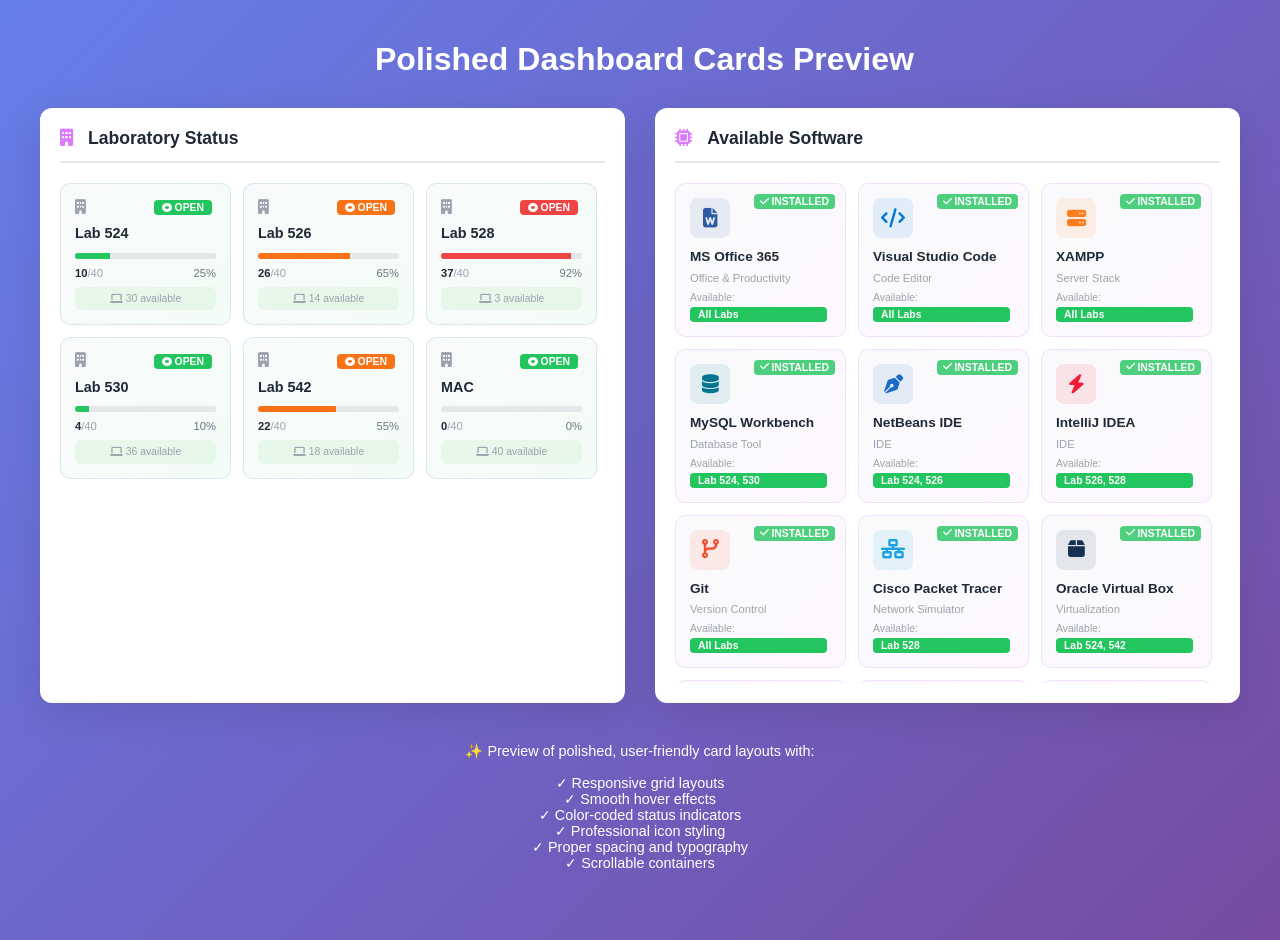
<file: preview_cards.html>
<!DOCTYPE html>
<html lang="en">
<head>
    <meta charset="UTF-8">
    <meta name="viewport" content="width=device-width, initial-scale=1.0">
    <title>Polished Cards Preview</title>
    <link rel="stylesheet" href="https://cdnjs.cloudflare.com/ajax/libs/font-awesome/6.5.0/css/all.min.css">
    <style>
        :root {
            --green: #22C55E;
            --red: #EF4444;
            --violet: #DB79FF;
            --text: #1F2937;
            --text2: #6B7280;
            --text3: #9CA3AF;
            --border: #E5E7EB;
            --bg: #FFFFFF;
            --bg2: #F9FAFB;
        }
        
        body {
            margin: 0;
            padding: 20px;
            background: linear-gradient(135deg, #667eea 0%, #764ba2 100%);
            font-family: 'Segoe UI', Tahoma, Geneva, Verdana, sans-serif;
            min-height: 100vh;
        }
        
        .container {
            max-width: 1200px;
            margin: 0 auto;
        }
        
        h1 {
            color: white;
            text-align: center;
            margin-bottom: 30px;
        }
        
        .cards-grid {
            display: grid;
            grid-template-columns: 1fr 1fr;
            gap: 30px;
            margin-bottom: 40px;
        }
        
        .ccs-card {
            background: var(--bg);
            border-radius: 12px;
            padding: 20px;
            box-shadow: 0 10px 40px rgba(0,0,0,0.1);
        }
        
        .ccs-card-header {
            font-size: 1.1rem;
            font-weight: 700;
            color: var(--text);
            margin-bottom: 20px;
            padding-bottom: 12px;
            border-bottom: 2px solid var(--border);
        }
        
        .ccs-card-header i {
            margin-right: 10px;
            color: var(--violet);
        }
        
        .ccs-card-body {
            max-height: 500px;
            overflow-y: auto;
            padding-right: 8px;
        }
        
        /* Software Grid */
        .software-grid {
            display: grid;
            grid-template-columns: repeat(auto-fill, minmax(160px, 1fr));
            gap: 12px;
        }
        
        .software-card {
            background: linear-gradient(135deg, var(--bg2) 0%, rgba(219, 121, 255, 0.05) 100%);
            border: 1px solid rgba(219, 121, 255, 0.2);
            border-radius: 10px;
            padding: 14px;
            transition: all 0.3s ease;
            cursor: pointer;
            position: relative;
            overflow: hidden;
        }
        
        .software-card:hover {
            transform: translateY(-4px);
            border-color: rgba(219, 121, 255, 0.5);
            box-shadow: 0 8px 16px rgba(219, 121, 255, 0.15);
        }
        
        .icon-badge {
            width: 40px;
            height: 40px;
            background: rgba(219, 121, 255, 0.1);
            border-radius: 8px;
            display: flex;
            align-items: center;
            justify-content: center;
            margin-bottom: 10px;
        }
        
        .status-badge {
            position: absolute;
            top: 10px;
            right: 10px;
            background: rgba(34, 197, 94, 0.8);
            color: white;
            padding: 2px 6px;
            border-radius: 4px;
            font-size: 0.65rem;
            font-weight: 600;
            display: flex;
            align-items: center;
            gap: 2px;
        }
        
        .software-name {
            font-weight: 600;
            color: var(--text);
            font-size: 0.85rem;
            margin-bottom: 6px;
            line-height: 1.3;
        }
        
        .software-category {
            color: var(--text3);
            font-size: 0.7rem;
            margin-bottom: 8px;
        }
        
        .software-labs {
            font-size: 0.65rem;
            color: var(--text3);
        }
        
        .lab-badge {
            display: inline-block;
            background: rgba(219, 121, 255, 0.15);
            color: var(--violet);
            padding: 2px 8px;
            border-radius: 12px;
            font-size: 0.7rem;
            font-weight: 500;
            margin-right: 4px;
            margin-top: 2px;
        }
        
        /* Labs Grid */
        .labs-grid {
            display: grid;
            grid-template-columns: repeat(auto-fill, minmax(140px, 1fr));
            gap: 12px;
        }
        
        .lab-card {
            background: linear-gradient(135deg, var(--bg2) 0%, rgba(34, 197, 94, 0.05) 100%);
            border: 1px solid rgba(100, 150, 200, 0.2);
            border-radius: 10px;
            padding: 14px;
            transition: all 0.3s ease;
            cursor: pointer;
            position: relative;
            display: flex;
            flex-direction: column;
        }
        
        .lab-card:hover {
            transform: translateY(-4px);
            border-color: var(--green);
            box-shadow: 0 8px 16px rgba(34, 197, 94, 0.15);
        }
        
        .lab-header {
            display: flex;
            align-items: center;
            justify-content: space-between;
            margin-bottom: 10px;
        }
        
        .lab-icon { color: var(--text3); font-size: 0.9rem; }
        .lab-badge { background: var(--green); color: white; padding: 2px 8px; border-radius: 4px; font-size: 0.65rem; font-weight: 600; display: flex; align-items: center; gap: 3px; }
        
        .lab-name {
            font-weight: 700;
            color: var(--text);
            font-size: 0.9rem;
            margin-bottom: 10px;
            line-height: 1.2;
        }
        
        .progress-bar {
            background: var(--border);
            height: 6px;
            border-radius: 3px;
            overflow: hidden;
            margin-bottom: 8px;
        }
        
        .progress-fill {
            height: 100%;
            background: var(--green);
            width: 30%;
            transition: width 0.3s ease;
        }
        
        .lab-stats {
            display: flex;
            justify-content: space-between;
            margin-bottom: 8px;
            font-size: 0.7rem;
            color: var(--text3);
        }
        
        .lab-available {
            background: rgba(100, 200, 100, 0.1);
            padding: 6px 8px;
            border-radius: 6px;
            font-size: 0.65rem;
            color: var(--text3);
            text-align: center;
        }
        
        @media (max-width: 768px) {
            .cards-grid {
                grid-template-columns: 1fr;
            }
        }
        
        .scrollbar-thin::-webkit-scrollbar {
            width: 6px;
        }
        
        .scrollbar-thin::-webkit-scrollbar-track {
            background: transparent;
        }
        
        .scrollbar-thin::-webkit-scrollbar-thumb {
            background: rgba(219, 121, 255, 0.3);
            border-radius: 3px;
        }
    </style>
</head>
<body>
    <div class="container">
        <h1><i class="fa-solid fa-sparkles"></i> Polished Dashboard Cards Preview</h1>
        
        <div class="cards-grid">
            <!-- Laboratory Status Card -->
            <div class="ccs-card">
                <div class="ccs-card-header">
                    <i class="fa-solid fa-building"></i> Laboratory Status
                </div>
                <div class="ccs-card-body scrollbar-thin">
                    <div class="labs-grid">
                        <!-- Lab 1 -->
                        <div class="lab-card">
                            <div class="lab-header">
                                <i class="lab-icon fa-solid fa-building"></i>
                                <span class="lab-badge">
                                    <i class="fa-solid fa-dot-circle" style="font-size: 0.6rem;"></i> OPEN
                                </span>
                            </div>
                            <div class="lab-name">Lab 524</div>
                            <div class="progress-bar">
                                <div class="progress-fill" style="background: var(--green); width: 25%;"></div>
                            </div>
                            <div class="lab-stats">
                                <span><strong style="color: var(--text);">10</strong>/40</span>
                                <span style="color: var(--text2); font-weight: 500;">25%</span>
                            </div>
                            <div class="lab-available">
                                <i class="fa-solid fa-laptop"></i> 30 available
                            </div>
                        </div>
                        
                        <!-- Lab 2 -->
                        <div class="lab-card">
                            <div class="lab-header">
                                <i class="lab-icon fa-solid fa-building"></i>
                                <span class="lab-badge" style="background: #f97316;">
                                    <i class="fa-solid fa-dot-circle" style="font-size: 0.6rem;"></i> OPEN
                                </span>
                            </div>
                            <div class="lab-name">Lab 526</div>
                            <div class="progress-bar">
                                <div class="progress-fill" style="background: #f97316; width: 65%;"></div>
                            </div>
                            <div class="lab-stats">
                                <span><strong style="color: var(--text);">26</strong>/40</span>
                                <span style="color: var(--text2); font-weight: 500;">65%</span>
                            </div>
                            <div class="lab-available">
                                <i class="fa-solid fa-laptop"></i> 14 available
                            </div>
                        </div>
                        
                        <!-- Lab 3 -->
                        <div class="lab-card">
                            <div class="lab-header">
                                <i class="lab-icon fa-solid fa-building"></i>
                                <span class="lab-badge" style="background: var(--red);">
                                    <i class="fa-solid fa-dot-circle" style="font-size: 0.6rem;"></i> OPEN
                                </span>
                            </div>
                            <div class="lab-name">Lab 528</div>
                            <div class="progress-bar">
                                <div class="progress-fill" style="background: var(--red); width: 92%;"></div>
                            </div>
                            <div class="lab-stats">
                                <span><strong style="color: var(--text);">37</strong>/40</span>
                                <span style="color: var(--text2); font-weight: 500;">92%</span>
                            </div>
                            <div class="lab-available">
                                <i class="fa-solid fa-laptop"></i> 3 available
                            </div>
                        </div>
                        
                        <!-- Lab 4 -->
                        <div class="lab-card">
                            <div class="lab-header">
                                <i class="lab-icon fa-solid fa-building"></i>
                                <span class="lab-badge">
                                    <i class="fa-solid fa-dot-circle" style="font-size: 0.6rem;"></i> OPEN
                                </span>
                            </div>
                            <div class="lab-name">Lab 530</div>
                            <div class="progress-bar">
                                <div class="progress-fill" style="background: var(--green); width: 10%;"></div>
                            </div>
                            <div class="lab-stats">
                                <span><strong style="color: var(--text);">4</strong>/40</span>
                                <span style="color: var(--text2); font-weight: 500;">10%</span>
                            </div>
                            <div class="lab-available">
                                <i class="fa-solid fa-laptop"></i> 36 available
                            </div>
                        </div>
                        
                        <!-- Lab 5 -->
                        <div class="lab-card">
                            <div class="lab-header">
                                <i class="lab-icon fa-solid fa-building"></i>
                                <span class="lab-badge" style="background: #f97316;">
                                    <i class="fa-solid fa-dot-circle" style="font-size: 0.6rem;"></i> OPEN
                                </span>
                            </div>
                            <div class="lab-name">Lab 542</div>
                            <div class="progress-bar">
                                <div class="progress-fill" style="background: #f97316; width: 55%;"></div>
                            </div>
                            <div class="lab-stats">
                                <span><strong style="color: var(--text);">22</strong>/40</span>
                                <span style="color: var(--text2); font-weight: 500;">55%</span>
                            </div>
                            <div class="lab-available">
                                <i class="fa-solid fa-laptop"></i> 18 available
                            </div>
                        </div>
                        
                        <!-- Lab 6 -->
                        <div class="lab-card">
                            <div class="lab-header">
                                <i class="lab-icon fa-solid fa-building"></i>
                                <span class="lab-badge">
                                    <i class="fa-solid fa-dot-circle" style="font-size: 0.6rem;"></i> OPEN
                                </span>
                            </div>
                            <div class="lab-name">MAC</div>
                            <div class="progress-bar">
                                <div class="progress-fill" style="background: var(--green); width: 0%;"></div>
                            </div>
                            <div class="lab-stats">
                                <span><strong style="color: var(--text);">0</strong>/40</span>
                                <span style="color: var(--text2); font-weight: 500;">0%</span>
                            </div>
                            <div class="lab-available">
                                <i class="fa-solid fa-laptop"></i> 40 available
                            </div>
                        </div>
                    </div>
                </div>
            </div>
            
            <!-- Available Software Card -->
            <div class="ccs-card">
                <div class="ccs-card-header">
                    <i class="fa-solid fa-microchip"></i> Available Software
                </div>
                <div class="ccs-card-body scrollbar-thin">
                    <div class="software-grid">
                        <!-- Software 1 -->
                        <div class="software-card">
                            <div class="status-badge">
                                <i class="fa-solid fa-check" style="font-size: 0.65rem;"></i> INSTALLED
                            </div>
                            <div class="icon-badge" style="background: rgba(45, 90, 162, 0.1);">
                                <i class="fa-solid fa-file-word" style="color: #2D5AA2; font-size: 1.2rem;"></i>
                            </div>
                            <div class="software-name">MS Office 365</div>
                            <div class="software-category">Office & Productivity</div>
                            <div class="software-labs">
                                <div style="margin-bottom: 4px; font-weight: 500;">Available:</div>
                                <span class="lab-badge">All Labs</span>
                            </div>
                        </div>
                        
                        <!-- Software 2 -->
                        <div class="software-card">
                            <div class="status-badge">
                                <i class="fa-solid fa-check" style="font-size: 0.65rem;"></i> INSTALLED
                            </div>
                            <div class="icon-badge" style="background: rgba(0, 120, 212, 0.1);">
                                <i class="fa-solid fa-code" style="color: #0078D4; font-size: 1.2rem;"></i>
                            </div>
                            <div class="software-name">Visual Studio Code</div>
                            <div class="software-category">Code Editor</div>
                            <div class="software-labs">
                                <div style="margin-bottom: 4px; font-weight: 500;">Available:</div>
                                <span class="lab-badge">All Labs</span>
                            </div>
                        </div>
                        
                        <!-- Software 3 -->
                        <div class="software-card">
                            <div class="status-badge">
                                <i class="fa-solid fa-check" style="font-size: 0.65rem;"></i> INSTALLED
                            </div>
                            <div class="icon-badge" style="background: rgba(251, 125, 29, 0.1);">
                                <i class="fa-solid fa-server" style="color: #FB7D1D; font-size: 1.2rem;"></i>
                            </div>
                            <div class="software-name">XAMPP</div>
                            <div class="software-category">Server Stack</div>
                            <div class="software-labs">
                                <div style="margin-bottom: 4px; font-weight: 500;">Available:</div>
                                <span class="lab-badge">All Labs</span>
                            </div>
                        </div>
                        
                        <!-- Software 4 -->
                        <div class="software-card">
                            <div class="status-badge">
                                <i class="fa-solid fa-check" style="font-size: 0.65rem;"></i> INSTALLED
                            </div>
                            <div class="icon-badge" style="background: rgba(0, 117, 143, 0.1);">
                                <i class="fa-solid fa-database" style="color: #00758F; font-size: 1.2rem;"></i>
                            </div>
                            <div class="software-name">MySQL Workbench</div>
                            <div class="software-category">Database Tool</div>
                            <div class="software-labs">
                                <div style="margin-bottom: 4px; font-weight: 500;">Available:</div>
                                <span class="lab-badge">Lab 524, 530</span>
                            </div>
                        </div>
                        
                        <!-- Software 5 -->
                        <div class="software-card">
                            <div class="status-badge">
                                <i class="fa-solid fa-check" style="font-size: 0.65rem;"></i> INSTALLED
                            </div>
                            <div class="icon-badge" style="background: rgba(27, 106, 198, 0.1);">
                                <i class="fa-solid fa-pen-nib" style="color: #1B6AC6; font-size: 1.2rem;"></i>
                            </div>
                            <div class="software-name">NetBeans IDE</div>
                            <div class="software-category">IDE</div>
                            <div class="software-labs">
                                <div style="margin-bottom: 4px; font-weight: 500;">Available:</div>
                                <span class="lab-badge">Lab 524, 526</span>
                            </div>
                        </div>
                        
                        <!-- Software 6 -->
                        <div class="software-card">
                            <div class="status-badge">
                                <i class="fa-solid fa-check" style="font-size: 0.65rem;"></i> INSTALLED
                            </div>
                            <div class="icon-badge" style="background: rgba(243, 27, 50, 0.1);">
                                <i class="fa-solid fa-bolt" style="color: #F31B32; font-size: 1.2rem;"></i>
                            </div>
                            <div class="software-name">IntelliJ IDEA</div>
                            <div class="software-category">IDE</div>
                            <div class="software-labs">
                                <div style="margin-bottom: 4px; font-weight: 500;">Available:</div>
                                <span class="lab-badge">Lab 526, 528</span>
                            </div>
                        </div>
                        
                        <!-- Software 7 -->
                        <div class="software-card">
                            <div class="status-badge">
                                <i class="fa-solid fa-check" style="font-size: 0.65rem;"></i> INSTALLED
                            </div>
                            <div class="icon-badge" style="background: rgba(241, 80, 47, 0.1);">
                                <i class="fa-solid fa-code-branch" style="color: #F1502F; font-size: 1.2rem;"></i>
                            </div>
                            <div class="software-name">Git</div>
                            <div class="software-category">Version Control</div>
                            <div class="software-labs">
                                <div style="margin-bottom: 4px; font-weight: 500;">Available:</div>
                                <span class="lab-badge">All Labs</span>
                            </div>
                        </div>
                        
                        <!-- Software 8 -->
                        <div class="software-card">
                            <div class="status-badge">
                                <i class="fa-solid fa-check" style="font-size: 0.65rem;"></i> INSTALLED
                            </div>
                            <div class="icon-badge" style="background: rgba(27, 161, 226, 0.1);">
                                <i class="fa-solid fa-network-wired" style="color: #1BA1E2; font-size: 1.2rem;"></i>
                            </div>
                            <div class="software-name">Cisco Packet Tracer</div>
                            <div class="software-category">Network Simulator</div>
                            <div class="software-labs">
                                <div style="margin-bottom: 4px; font-weight: 500;">Available:</div>
                                <span class="lab-badge">Lab 528</span>
                            </div>
                        </div>
                        
                        <!-- Software 9 -->
                        <div class="software-card">
                            <div class="status-badge">
                                <i class="fa-solid fa-check" style="font-size: 0.65rem;"></i> INSTALLED
                            </div>
                            <div class="icon-badge" style="background: rgba(24, 49, 83, 0.1);">
                                <i class="fa-solid fa-box" style="color: #183153; font-size: 1.2rem;"></i>
                            </div>
                            <div class="software-name">Oracle Virtual Box</div>
                            <div class="software-category">Virtualization</div>
                            <div class="software-labs">
                                <div style="margin-bottom: 4px; font-weight: 500;">Available:</div>
                                <span class="lab-badge">Lab 524, 542</span>
                            </div>
                        </div>
                        
                        <!-- Software 10 -->
                        <div class="software-card">
                            <div class="status-badge">
                                <i class="fa-solid fa-check" style="font-size: 0.65rem;"></i> INSTALLED
                            </div>
                            <div class="icon-badge" style="background: rgba(96, 112, 120, 0.1);">
                                <i class="fa-solid fa-microchip" style="color: #607078; font-size: 1.2rem;"></i>
                            </div>
                            <div class="software-name">VMware Workstation</div>
                            <div class="software-category">Virtualization Host</div>
                            <div class="software-labs">
                                <div style="margin-bottom: 4px; font-weight: 500;">Available:</div>
                                <span class="lab-badge">Lab 524, 542</span>
                            </div>
                        </div>
                        
                        <!-- Software 11 -->
                        <div class="software-card">
                            <div class="status-badge">
                                <i class="fa-solid fa-check" style="font-size: 0.65rem;"></i> INSTALLED
                            </div>
                            <div class="icon-badge" style="background: rgba(144, 229, 155, 0.1);">
                                <i class="fa-solid fa-file-code" style="color: #90E59B; font-size: 1.2rem;"></i>
                            </div>
                            <div class="software-name">Notepad++</div>
                            <div class="software-category">Code Editor</div>
                            <div class="software-labs">
                                <div style="margin-bottom: 4px; font-weight: 500;">Available:</div>
                                <span class="lab-badge">All Labs</span>
                            </div>
                        </div>
                        
                        <!-- Software 12 -->
                        <div class="software-card">
                            <div class="status-badge">
                                <i class="fa-solid fa-check" style="font-size: 0.65rem;"></i> INSTALLED
                            </div>
                            <div class="icon-badge" style="background: rgba(55, 118, 171, 0.1);">
                                <i class="fa-brands fa-python" style="color: #3776AB; font-size: 1.2rem;"></i>
                            </div>
                            <div class="software-name">Python 3.x</div>
                            <div class="software-category">Programming Language</div>
                            <div class="software-labs">
                                <div style="margin-bottom: 4px; font-weight: 500;">Available:</div>
                                <span class="lab-badge">All Labs</span>
                            </div>
                        </div>
                    </div>
                </div>
            </div>
        </div>
        
        <div style="text-align: center; color: white; margin-top: 40px; font-size: 0.9rem;">
            <p>✨ Preview of polished, user-friendly card layouts with:</p>
            <ul style="list-style: none; padding: 0;">
                <li>✓ Responsive grid layouts</li>
                <li>✓ Smooth hover effects</li>
                <li>✓ Color-coded status indicators</li>
                <li>✓ Professional icon styling</li>
                <li>✓ Proper spacing and typography</li>
                <li>✓ Scrollable containers</li>
            </ul>
        </div>
    </div>
</body>
</html>
</file>
